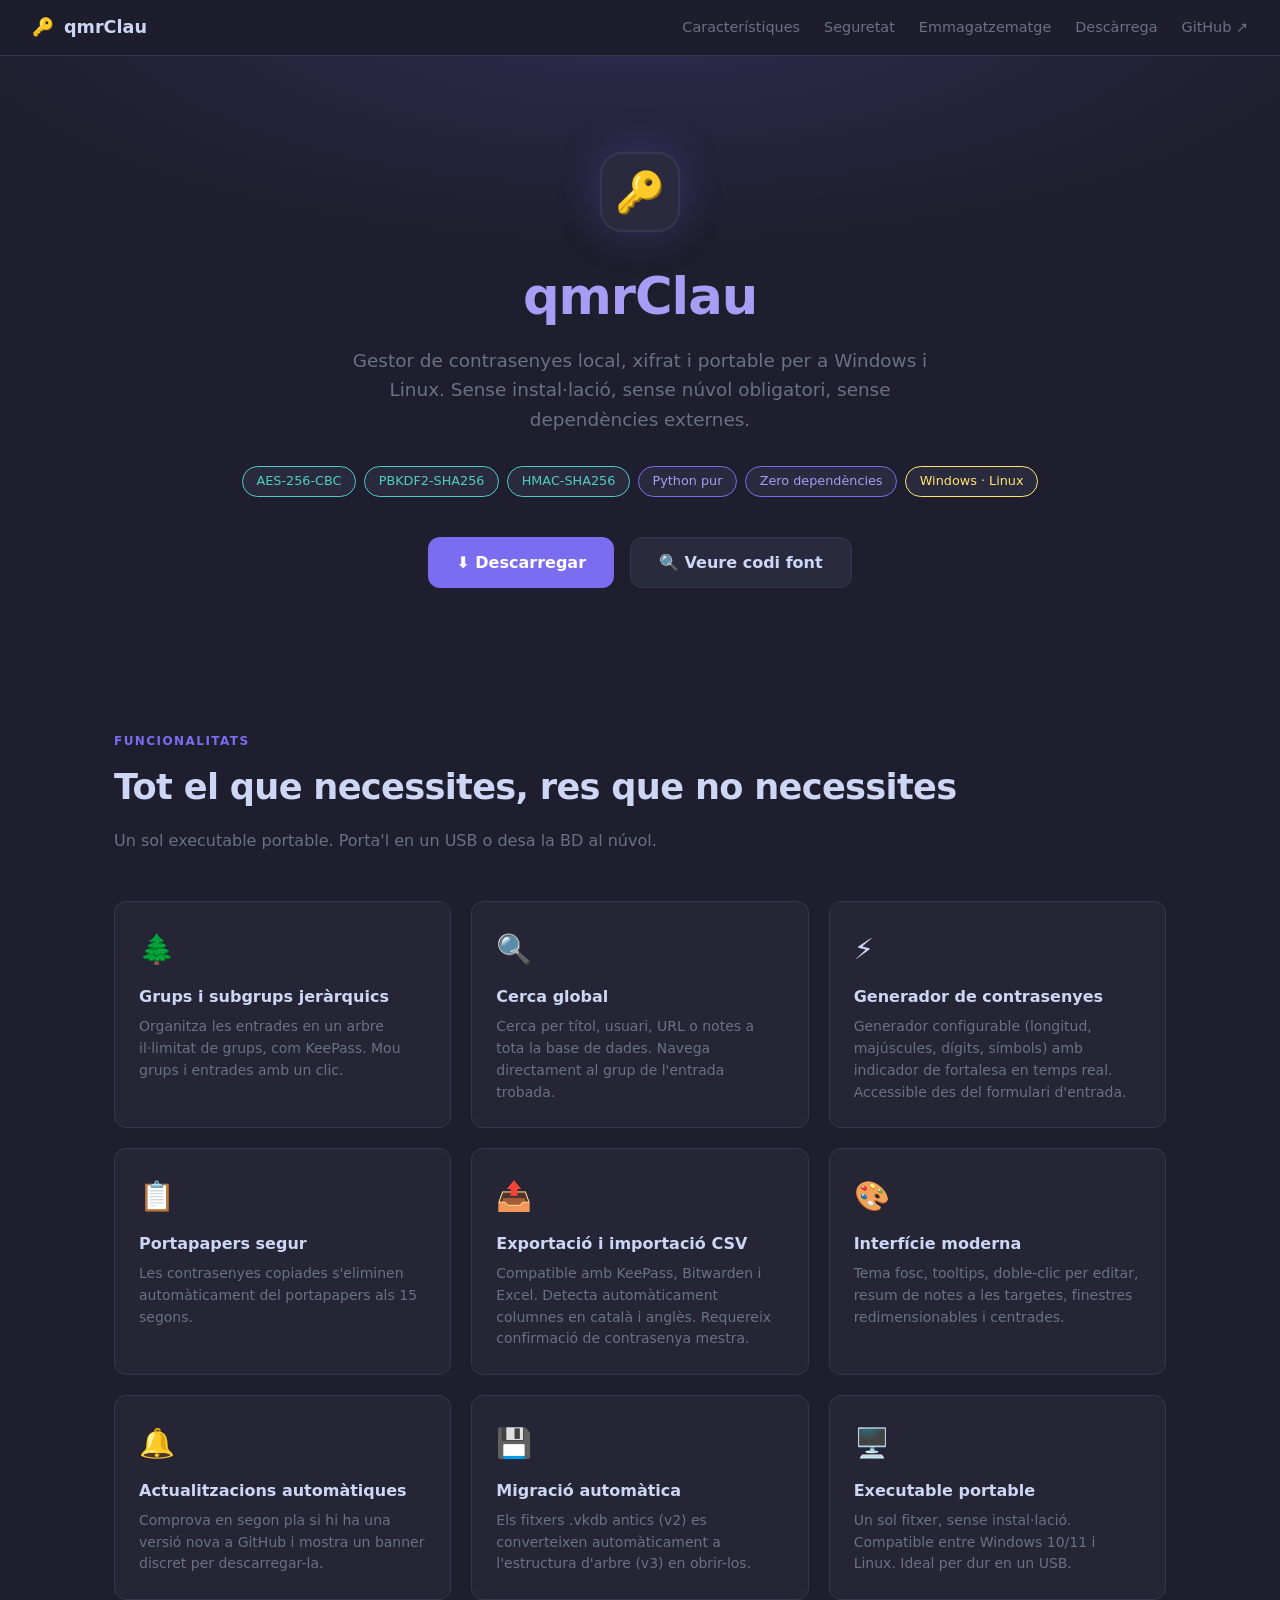
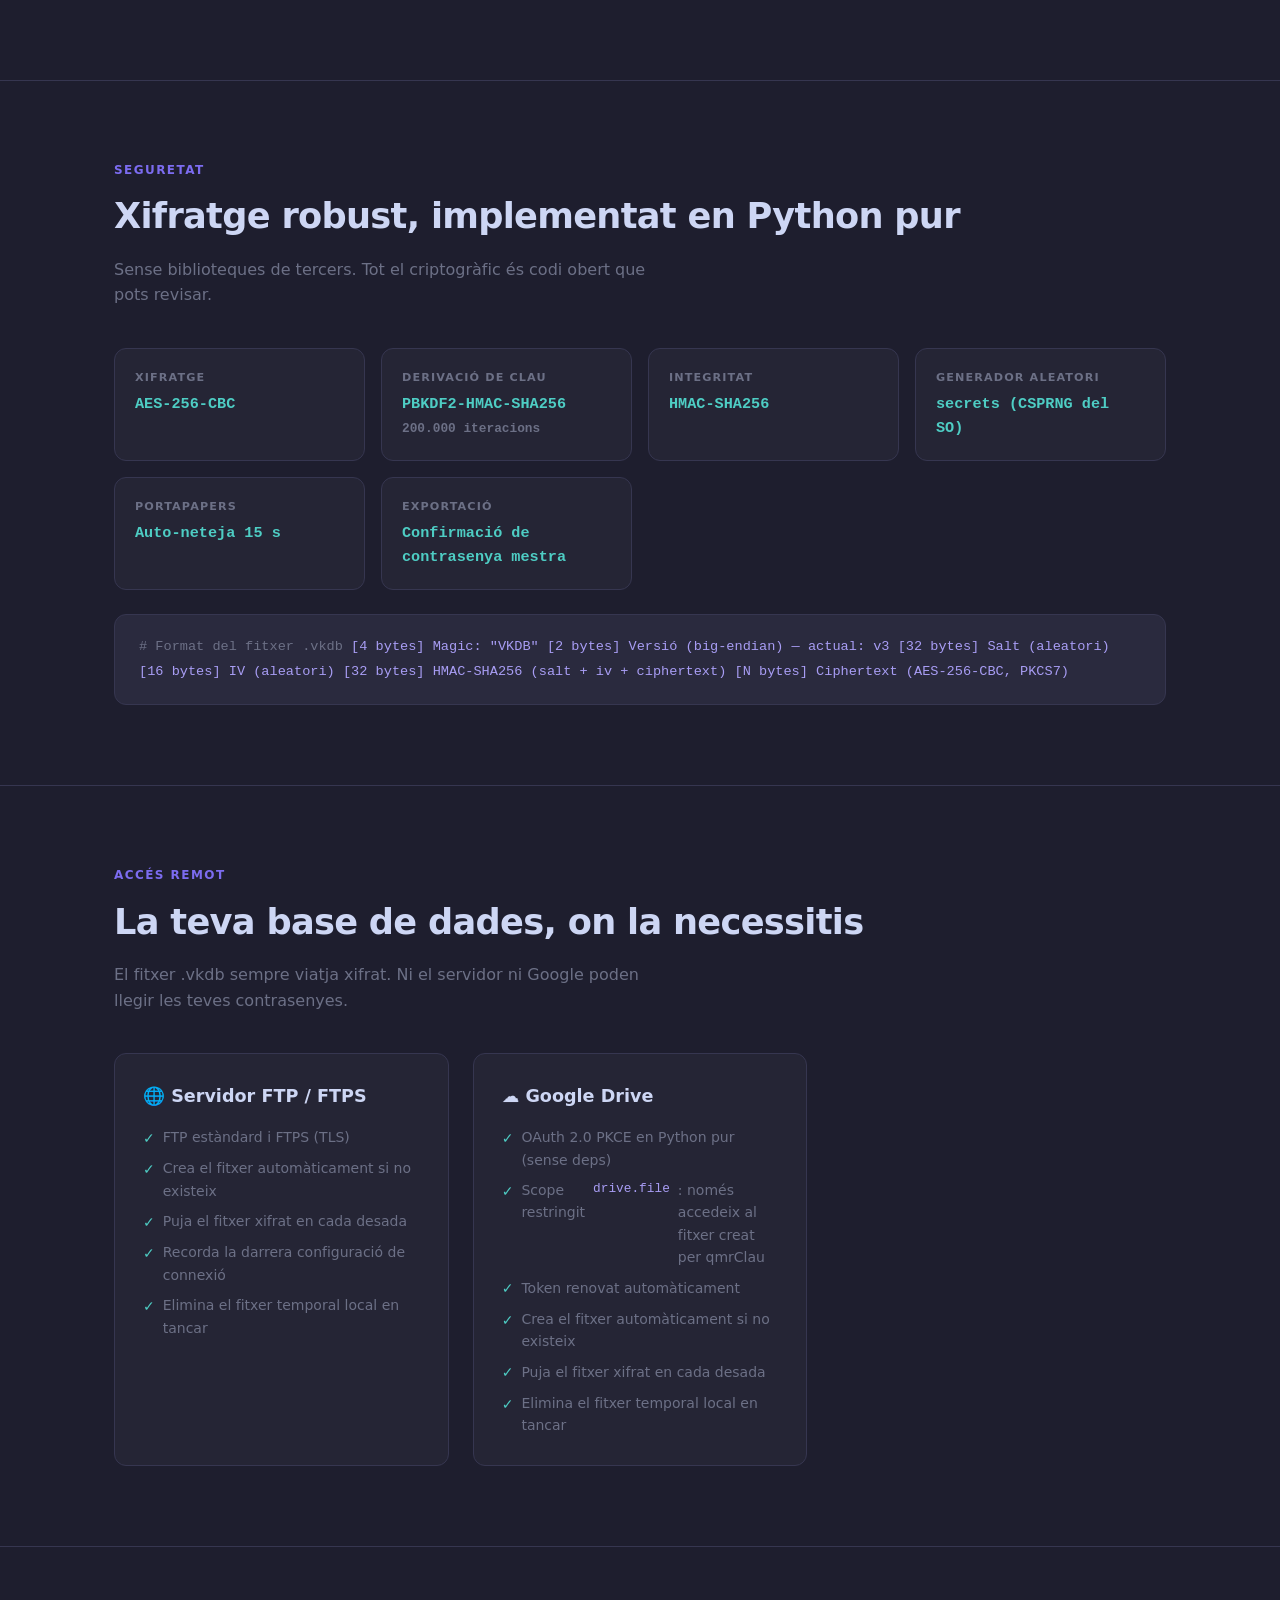
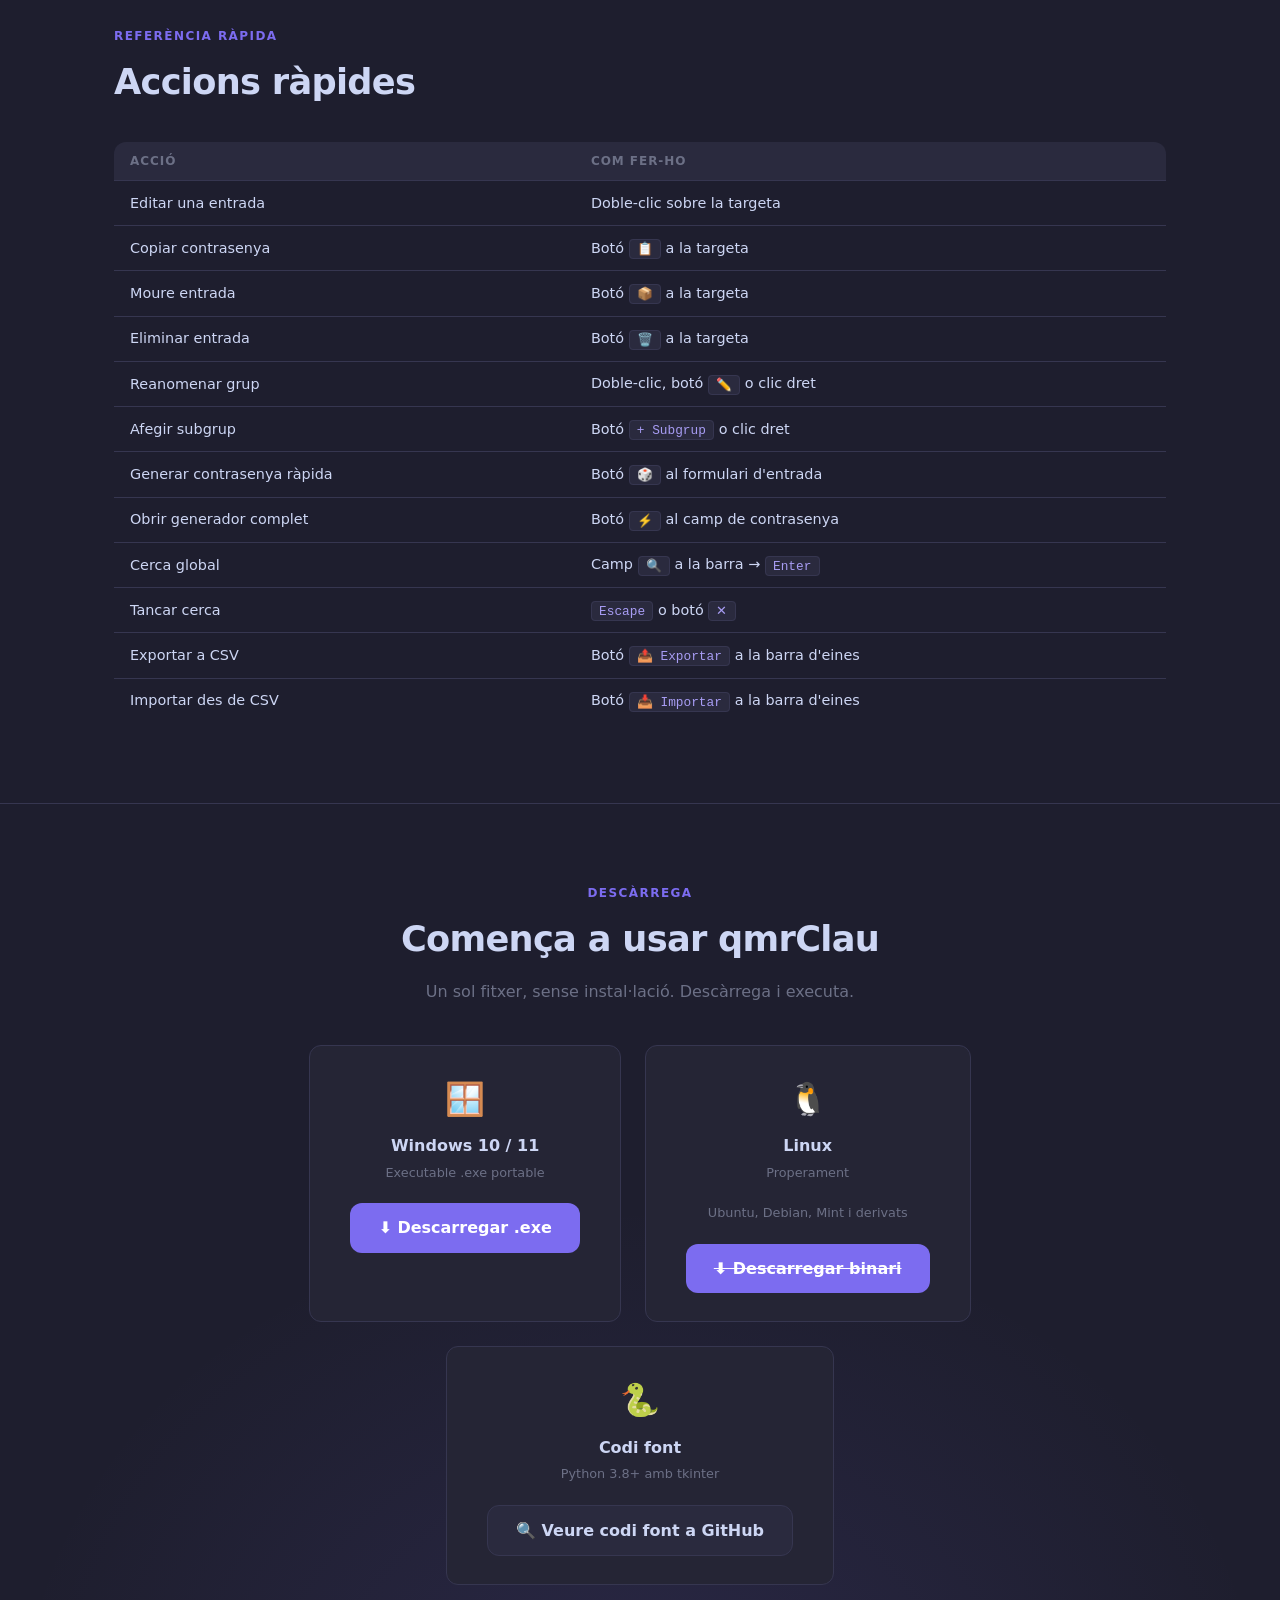
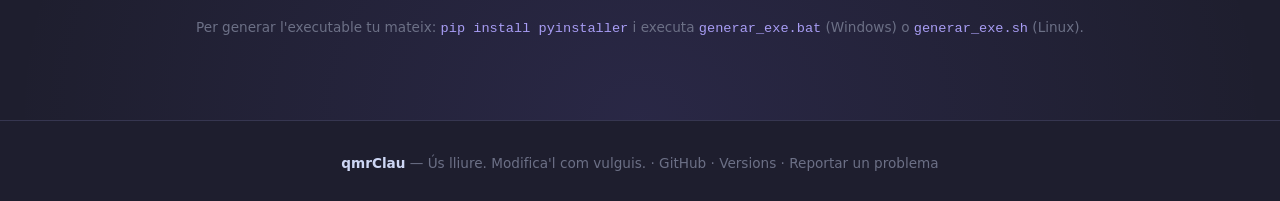
<file: index.html>
<!DOCTYPE html>
<html lang="ca">
<head>
  <meta charset="UTF-8" />
  <meta name="viewport" content="width=device-width, initial-scale=1.0" />
  <title>qmrClau — Gestor de Contrasenyes Portable</title>
  <meta name="description" content="Gestor de contrasenyes local, xifrat i portable per a Windows i Linux. AES-256-CBC, zero dependències, accés via FTP i Google Drive." />
  <style>
    *, *::before, *::after { box-sizing: border-box; margin: 0; padding: 0; }

    :root {
      --bg:           #1e1e2e;
      --bg2:          #252535;
      --bg3:          #2a2a3e;
      --accent:       #7c6cf0;
      --accent-light: #a89df4;
      --text:         #cdd6f4;
      --text-dim:     #6c7086;
      --success:      #4ecdc4;
      --warning:      #ffe66d;
      --danger:       #ff6b6b;
      --border:       #363650;
      --radius:       12px;
    }

    html { scroll-behavior: smooth; }

    body {
      font-family: "Segoe UI", system-ui, -apple-system, sans-serif;
      background: var(--bg);
      color: var(--text);
      line-height: 1.6;
    }

    a { color: var(--accent-light); text-decoration: none; }
    a:hover { text-decoration: underline; }

    /* ── Nav ── */
    nav {
      position: sticky; top: 0; z-index: 100;
      background: rgba(30, 30, 46, 0.92);
      backdrop-filter: blur(12px);
      border-bottom: 1px solid var(--border);
      padding: 0 2rem;
      display: flex; align-items: center; justify-content: space-between;
      height: 56px;
    }
    .nav-brand {
      display: flex; align-items: center; gap: 10px;
      font-weight: 700; font-size: 1.1rem; color: var(--text);
    }
    .nav-links { display: flex; gap: 1.5rem; font-size: 0.9rem; }
    .nav-links a { color: var(--text-dim); transition: color .2s; }
    .nav-links a:hover { color: var(--text); text-decoration: none; }

    /* ── Layout ── */
    .container { max-width: 1100px; margin: 0 auto; padding: 0 1.5rem; }

    /* ── Hero ── */
    .hero {
      text-align: center;
      padding: 6rem 1.5rem 4rem;
      background: radial-gradient(ellipse 80% 60% at 50% -10%, rgba(124,108,240,.18) 0%, transparent 70%);
    }
    .hero-icon {
      width: 80px; height: 80px;
      background: var(--bg3);
      border: 2px solid var(--border);
      border-radius: 22px;
      display: inline-flex; align-items: center; justify-content: center;
      font-size: 2.5rem;
      margin-bottom: 1.5rem;
      box-shadow: 0 0 40px rgba(124,108,240,.25);
    }
    .hero h1 {
      font-size: clamp(2rem, 5vw, 3.2rem);
      font-weight: 800;
      color: var(--accent-light);
      letter-spacing: -0.02em;
      margin-bottom: .5rem;
    }
    .hero .tagline {
      font-size: 1.15rem;
      color: var(--text-dim);
      max-width: 600px;
      margin: 0 auto 2rem;
    }
    .badge-row {
      display: flex; flex-wrap: wrap; gap: .5rem;
      justify-content: center; margin-bottom: 2.5rem;
    }
    .badge {
      background: var(--bg3);
      border: 1px solid var(--border);
      border-radius: 999px;
      padding: .25rem .85rem;
      font-size: .8rem;
      color: var(--text-dim);
    }
    .badge.green { border-color: var(--success); color: var(--success); }
    .badge.purple { border-color: var(--accent); color: var(--accent-light); }
    .badge.yellow { border-color: var(--warning); color: var(--warning); }

    .btn {
      display: inline-flex; align-items: center; gap: .5rem;
      padding: .75rem 1.75rem;
      border-radius: var(--radius);
      font-size: 1rem; font-weight: 600;
      cursor: pointer; border: none;
      transition: filter .2s, transform .15s;
      text-decoration: none;
    }
    .btn:hover { filter: brightness(1.12); transform: translateY(-1px); text-decoration: none; }
    .btn-primary { background: var(--accent); color: #fff; }
    .btn-secondary { background: var(--bg3); color: var(--text); border: 1px solid var(--border); }
    .btn-row { display: flex; gap: 1rem; justify-content: center; flex-wrap: wrap; }

    /* ── Section ── */
    section { padding: 5rem 0; }
    section + section { border-top: 1px solid var(--border); }
    .section-label {
      font-size: .75rem; font-weight: 700; letter-spacing: .12em;
      text-transform: uppercase; color: var(--accent);
      margin-bottom: .5rem;
    }
    .section-title {
      font-size: clamp(1.5rem, 3vw, 2.2rem);
      font-weight: 800; color: var(--text);
      margin-bottom: .75rem; letter-spacing: -.02em;
    }
    .section-sub {
      color: var(--text-dim); max-width: 560px; font-size: 1rem;
    }

    /* ── Feature grid ── */
    .features-grid {
      display: grid;
      grid-template-columns: repeat(auto-fill, minmax(300px, 1fr));
      gap: 1.25rem;
      margin-top: 3rem;
    }
    .feature-card {
      background: var(--bg2);
      border: 1px solid var(--border);
      border-radius: var(--radius);
      padding: 1.5rem;
      transition: border-color .2s, transform .2s;
    }
    .feature-card:hover { border-color: var(--accent); transform: translateY(-2px); }
    .feature-icon {
      font-size: 1.8rem; margin-bottom: .75rem; display: block;
    }
    .feature-card h3 {
      font-size: 1rem; font-weight: 700; color: var(--text);
      margin-bottom: .4rem;
    }
    .feature-card p {
      font-size: .875rem; color: var(--text-dim); line-height: 1.55;
    }

    /* ── Security table ── */
    .sec-grid {
      display: grid;
      grid-template-columns: repeat(auto-fill, minmax(240px, 1fr));
      gap: 1rem;
      margin-top: 2.5rem;
    }
    .sec-item {
      background: var(--bg2);
      border: 1px solid var(--border);
      border-radius: var(--radius);
      padding: 1.25rem;
    }
    .sec-item .label {
      font-size: .7rem; font-weight: 700; letter-spacing: .1em;
      text-transform: uppercase; color: var(--text-dim);
      margin-bottom: .3rem;
    }
    .sec-item .value {
      font-size: .95rem; font-weight: 600;
      color: var(--success);
      font-family: "Consolas", "Courier New", monospace;
    }

    /* ── File format ── */
    .code-block {
      background: var(--bg3);
      border: 1px solid var(--border);
      border-radius: var(--radius);
      padding: 1.25rem 1.5rem;
      font-family: "Consolas", "Courier New", monospace;
      font-size: .85rem;
      color: var(--accent-light);
      overflow-x: auto;
      margin-top: 1.5rem;
      line-height: 1.8;
    }
    .code-block .dim { color: var(--text-dim); }

    /* ── Storage cards ── */
    .storage-grid {
      display: grid;
      grid-template-columns: repeat(auto-fill, minmax(320px, 1fr));
      gap: 1.5rem;
      margin-top: 2.5rem;
    }
    .storage-card {
      background: var(--bg2);
      border: 1px solid var(--border);
      border-radius: var(--radius);
      padding: 1.75rem;
    }
    .storage-card h3 {
      font-size: 1.1rem; font-weight: 700; color: var(--text);
      margin-bottom: 1rem;
      display: flex; align-items: center; gap: .5rem;
    }
    .storage-card ul {
      list-style: none; display: flex; flex-direction: column; gap: .5rem;
    }
    .storage-card li {
      font-size: .875rem; color: var(--text-dim);
      display: flex; align-items: flex-start; gap: .5rem;
    }
    .storage-card li::before {
      content: "✓"; color: var(--success); font-weight: 700;
      flex-shrink: 0; margin-top: .05rem;
    }

    /* ── Quick actions table ── */
    .actions-table {
      width: 100%;
      border-collapse: collapse;
      margin-top: 2rem;
      font-size: .9rem;
    }
    .actions-table th {
      text-align: left; padding: .6rem 1rem;
      background: var(--bg3);
      color: var(--text-dim); font-size: .75rem;
      text-transform: uppercase; letter-spacing: .08em;
      border-bottom: 1px solid var(--border);
    }
    .actions-table th:first-child { border-radius: var(--radius) 0 0 0; }
    .actions-table th:last-child  { border-radius: 0 var(--radius) 0 0; }
    .actions-table td {
      padding: .65rem 1rem;
      border-bottom: 1px solid var(--border);
      color: var(--text);
    }
    .actions-table tr:last-child td { border-bottom: none; }
    .actions-table tr:hover td { background: var(--bg3); }
    .kbd {
      background: var(--bg3); border: 1px solid var(--border);
      border-radius: 4px; padding: .1rem .45rem;
      font-family: "Consolas", monospace; font-size: .8rem;
      color: var(--accent-light);
    }

    /* ── Download ── */
    .download-section {
      text-align: center;
      background: radial-gradient(ellipse 70% 80% at 50% 100%, rgba(124,108,240,.12) 0%, transparent 70%);
    }
    .download-cards {
      display: flex; flex-wrap: wrap; gap: 1.5rem;
      justify-content: center; margin-top: 2.5rem;
    }
    .dl-card {
      background: var(--bg2);
      border: 1px solid var(--border);
      border-radius: var(--radius);
      padding: 1.75rem 2.5rem;
      min-width: 220px;
      transition: border-color .2s;
    }
    .dl-card:hover { border-color: var(--accent); }
    .dl-card .os { font-size: 2rem; margin-bottom: .5rem; }
    .dl-card h3 { font-size: 1rem; font-weight: 700; margin-bottom: .25rem; }
    .dl-card p  { font-size: .8rem; color: var(--text-dim); margin-bottom: 1.25rem; }

    /* ── Footer ── */
    footer {
      border-top: 1px solid var(--border);
      padding: 2rem 1.5rem;
      text-align: center;
      color: var(--text-dim);
      font-size: .85rem;
    }
    footer a { color: var(--text-dim); }
    footer a:hover { color: var(--text); }

    @media (max-width: 600px) {
      nav { padding: 0 1rem; }
      .nav-links { display: none; }
      .hero { padding: 4rem 1rem 3rem; }
    }
  </style>
</head>
<body>

<!-- ── Nav ── -->
<nav>
  <div class="nav-brand">
    <span>🔑</span> qmrClau
  </div>
  <div class="nav-links">
    <a href="#caracteristiques">Característiques</a>
    <a href="#seguretat">Seguretat</a>
    <a href="#emmagatzematge">Emmagatzematge</a>
    <a href="#descarrega">Descàrrega</a>
    <a href="https://github.com/qmrcat/qmrClau" target="_blank">GitHub ↗</a>
  </div>
</nav>

<!-- ── Hero ── -->
<header class="hero">
  <div class="hero-icon">🔑</div>
  <h1>qmrClau</h1>
  <p class="tagline">
    Gestor de contrasenyes local, xifrat i portable per a Windows i Linux.
    Sense instal·lació, sense núvol obligatori, sense dependències externes.
  </p>
  <div class="badge-row">
    <span class="badge green">AES-256-CBC</span>
    <span class="badge green">PBKDF2-SHA256</span>
    <span class="badge green">HMAC-SHA256</span>
    <span class="badge purple">Python pur</span>
    <span class="badge purple">Zero dependències</span>
    <span class="badge yellow">Windows · Linux</span>
  </div>
  <div class="btn-row">
    <a href="https://github.com/qmrcat/qmrClau/releases/latest" class="btn btn-primary" target="_blank">
      ⬇ Descarregar
    </a>
    <a href="https://github.com/qmrcat/qmrClau" class="btn btn-secondary" target="_blank">
      🔍 Veure codi font
    </a>
  </div>
</header>

<!-- ── Característiques ── -->
<section id="caracteristiques">
  <div class="container">
    <div class="section-label">Funcionalitats</div>
    <h2 class="section-title">Tot el que necessites, res que no necessites</h2>
    <p class="section-sub">Un sol executable portable. Porta'l en un USB o desa la BD al núvol.</p>

    <div class="features-grid">
      <div class="feature-card">
        <span class="feature-icon">🌲</span>
        <h3>Grups i subgrups jeràrquics</h3>
        <p>Organitza les entrades en un arbre il·limitat de grups, com KeePass. Mou grups i entrades amb un clic.</p>
      </div>
      <div class="feature-card">
        <span class="feature-icon">🔍</span>
        <h3>Cerca global</h3>
        <p>Cerca per títol, usuari, URL o notes a tota la base de dades. Navega directament al grup de l'entrada trobada.</p>
      </div>
      <div class="feature-card">
        <span class="feature-icon">⚡</span>
        <h3>Generador de contrasenyes</h3>
        <p>Generador configurable (longitud, majúscules, dígits, símbols) amb indicador de fortalesa en temps real. Accessible des del formulari d'entrada.</p>
      </div>
      <div class="feature-card">
        <span class="feature-icon">📋</span>
        <h3>Portapapers segur</h3>
        <p>Les contrasenyes copiades s'eliminen automàticament del portapapers als 15 segons.</p>
      </div>
      <div class="feature-card">
        <span class="feature-icon">📤</span>
        <h3>Exportació i importació CSV</h3>
        <p>Compatible amb KeePass, Bitwarden i Excel. Detecta automàticament columnes en català i anglès. Requereix confirmació de contrasenya mestra.</p>
      </div>
      <div class="feature-card">
        <span class="feature-icon">🎨</span>
        <h3>Interfície moderna</h3>
        <p>Tema fosc, tooltips, doble-clic per editar, resum de notes a les targetes, finestres redimensionables i centrades.</p>
      </div>
      <div class="feature-card">
        <span class="feature-icon">🔔</span>
        <h3>Actualitzacions automàtiques</h3>
        <p>Comprova en segon pla si hi ha una versió nova a GitHub i mostra un banner discret per descarregar-la.</p>
      </div>
      <div class="feature-card">
        <span class="feature-icon">💾</span>
        <h3>Migració automàtica</h3>
        <p>Els fitxers .vkdb antics (v2) es converteixen automàticament a l'estructura d'arbre (v3) en obrir-los.</p>
      </div>
      <div class="feature-card">
        <span class="feature-icon">🖥️</span>
        <h3>Executable portable</h3>
        <p>Un sol fitxer, sense instal·lació. Compatible entre Windows 10/11 i Linux. Ideal per dur en un USB.</p>
      </div>
    </div>
  </div>
</section>

<!-- ── Seguretat ── -->
<section id="seguretat">
  <div class="container">
    <div class="section-label">Seguretat</div>
    <h2 class="section-title">Xifratge robust, implementat en Python pur</h2>
    <p class="section-sub">Sense biblioteques de tercers. Tot el criptogràfic és codi obert que pots revisar.</p>

    <div class="sec-grid">
      <div class="sec-item">
        <div class="label">Xifratge</div>
        <div class="value">AES-256-CBC</div>
      </div>
      <div class="sec-item">
        <div class="label">Derivació de clau</div>
        <div class="value">PBKDF2-HMAC-SHA256<br><span style="font-size:.8rem;color:var(--text-dim)">200.000 iteracions</span></div>
      </div>
      <div class="sec-item">
        <div class="label">Integritat</div>
        <div class="value">HMAC-SHA256</div>
      </div>
      <div class="sec-item">
        <div class="label">Generador aleatori</div>
        <div class="value">secrets (CSPRNG del SO)</div>
      </div>
      <div class="sec-item">
        <div class="label">Portapapers</div>
        <div class="value">Auto-neteja 15 s</div>
      </div>
      <div class="sec-item">
        <div class="label">Exportació</div>
        <div class="value">Confirmació de<br>contrasenya mestra</div>
      </div>
    </div>

    <div class="code-block">
<span class="dim"># Format del fitxer .vkdb</span>
[4 bytes]   Magic: "VKDB"
[2 bytes]   Versió (big-endian) — actual: v3
[32 bytes]  Salt (aleatori)
[16 bytes]  IV (aleatori)
[32 bytes]  HMAC-SHA256 (salt + iv + ciphertext)
[N bytes]   Ciphertext (AES-256-CBC, PKCS7)
    </div>
  </div>
</section>

<!-- ── Emmagatzematge ── -->
<section id="emmagatzematge">
  <div class="container">
    <div class="section-label">Accés remot</div>
    <h2 class="section-title">La teva base de dades, on la necessitis</h2>
    <p class="section-sub">El fitxer .vkdb sempre viatja xifrat. Ni el servidor ni Google poden llegir les teves contrasenyes.</p>

    <div class="storage-grid">
      <div class="storage-card">
        <h3>🌐 Servidor FTP / FTPS</h3>
        <ul>
          <li>FTP estàndard i FTPS (TLS)</li>
          <li>Crea el fitxer automàticament si no existeix</li>
          <li>Puja el fitxer xifrat en cada desada</li>
          <li>Recorda la darrera configuració de connexió</li>
          <li>Elimina el fitxer temporal local en tancar</li>
        </ul>
      </div>
      <div class="storage-card">
        <h3>☁️ Google Drive</h3>
        <ul>
          <li>OAuth 2.0 PKCE en Python pur (sense deps)</li>
          <li>Scope restringit <code style="font-size:.8rem;color:var(--accent-light)">drive.file</code>: només accedeix al fitxer creat per qmrClau</li>
          <li>Token renovat automàticament</li>
          <li>Crea el fitxer automàticament si no existeix</li>
          <li>Puja el fitxer xifrat en cada desada</li>
          <li>Elimina el fitxer temporal local en tancar</li>
        </ul>
      </div>
    </div>
  </div>
</section>

<!-- ── Accions ràpides ── -->
<section id="accions">
  <div class="container">
    <div class="section-label">Referència ràpida</div>
    <h2 class="section-title">Accions ràpides</h2>

    <table class="actions-table">
      <thead>
        <tr>
          <th>Acció</th>
          <th>Com fer-ho</th>
        </tr>
      </thead>
      <tbody>
        <tr><td>Editar una entrada</td><td>Doble-clic sobre la targeta</td></tr>
        <tr><td>Copiar contrasenya</td><td>Botó <span class="kbd">📋</span> a la targeta</td></tr>
        <tr><td>Moure entrada</td><td>Botó <span class="kbd">📦</span> a la targeta</td></tr>
        <tr><td>Eliminar entrada</td><td>Botó <span class="kbd">🗑️</span> a la targeta</td></tr>
        <tr><td>Reanomenar grup</td><td>Doble-clic, botó <span class="kbd">✏️</span> o clic dret</td></tr>
        <tr><td>Afegir subgrup</td><td>Botó <span class="kbd">+ Subgrup</span> o clic dret</td></tr>
        <tr><td>Generar contrasenya ràpida</td><td>Botó <span class="kbd">🎲</span> al formulari d'entrada</td></tr>
        <tr><td>Obrir generador complet</td><td>Botó <span class="kbd">⚡</span> al camp de contrasenya</td></tr>
        <tr><td>Cerca global</td><td>Camp <span class="kbd">🔍</span> a la barra → <span class="kbd">Enter</span></td></tr>
        <tr><td>Tancar cerca</td><td><span class="kbd">Escape</span> o botó <span class="kbd">✕</span></td></tr>
        <tr><td>Exportar a CSV</td><td>Botó <span class="kbd">📤 Exportar</span> a la barra d'eines</td></tr>
        <tr><td>Importar des de CSV</td><td>Botó <span class="kbd">📥 Importar</span> a la barra d'eines</td></tr>
      </tbody>
    </table>
  </div>
</section>

<!-- ── Descàrrega ── -->
<section id="descarrega" class="download-section">
  <div class="container">
    <div class="section-label">Descàrrega</div>
    <h2 class="section-title">Comença a usar qmrClau</h2>
    <p class="section-sub" style="margin:0 auto;">Un sol fitxer, sense instal·lació. Descàrrega i executa.</p>

    <div class="download-cards">
      <div class="dl-card">
        <div class="os">🪟</div>
        <h3>Windows 10 / 11</h3>
        <p>Executable .exe portable</p>
        <a href="https://github.com/qmrcat/qmrClau/releases/latest" class="btn btn-primary" target="_blank">
          ⬇ Descarregar .exe
        </a>
      </div>
      <div class="dl-card">
        <div class="os">🐧</div>
        <h3>Linux</h3>
         <p>Properament</p>
        <p>Ubuntu, Debian, Mint i derivats</p>
        <a href="#" class="btn btn-primary" target="_blank">
          <s>⬇ Descarregar binari</s>
        </a>
        <!-- <a href="https://github.com/qmrcat/qmrClau/releases/latest" class="btn btn-primary" target="_blank">
          ⬇ Descarregar binari
        </a> -->
      </div>
      <div class="dl-card">
        <div class="os">🐍</div>
        <h3>Codi font</h3>
        <p>Python 3.8+ amb tkinter</p>
       
        <a href="https://github.com/qmrcat/qmrClau" class="btn btn-secondary" target="_blank">
          🔍 Veure codi font a GitHub 
        </a>
      </div>
    </div>

    <p style="margin-top:2rem;font-size:.85rem;color:var(--text-dim)">
      Per generar l'executable tu mateix: <code style="color:var(--accent-light)">pip install pyinstaller</code> i executa <code style="color:var(--accent-light)">generar_exe.bat</code> (Windows) o <code style="color:var(--accent-light)">generar_exe.sh</code> (Linux).
    </p>
  </div>
</section>

<!-- ── Footer ── -->
<footer>
  <p>
    <strong style="color:var(--text)">qmrClau</strong> —
    Ús lliure. Modifica'l com vulguis. ·
    <a href="https://github.com/qmrcat/qmrClau" target="_blank">GitHub</a> ·
    <a href="https://github.com/qmrcat/qmrClau/releases" target="_blank">Versions</a> ·
    <a href="https://github.com/qmrcat/qmrClau/issues" target="_blank">Reportar un problema</a>
  </p>
</footer>

</body>
</html>
</file>
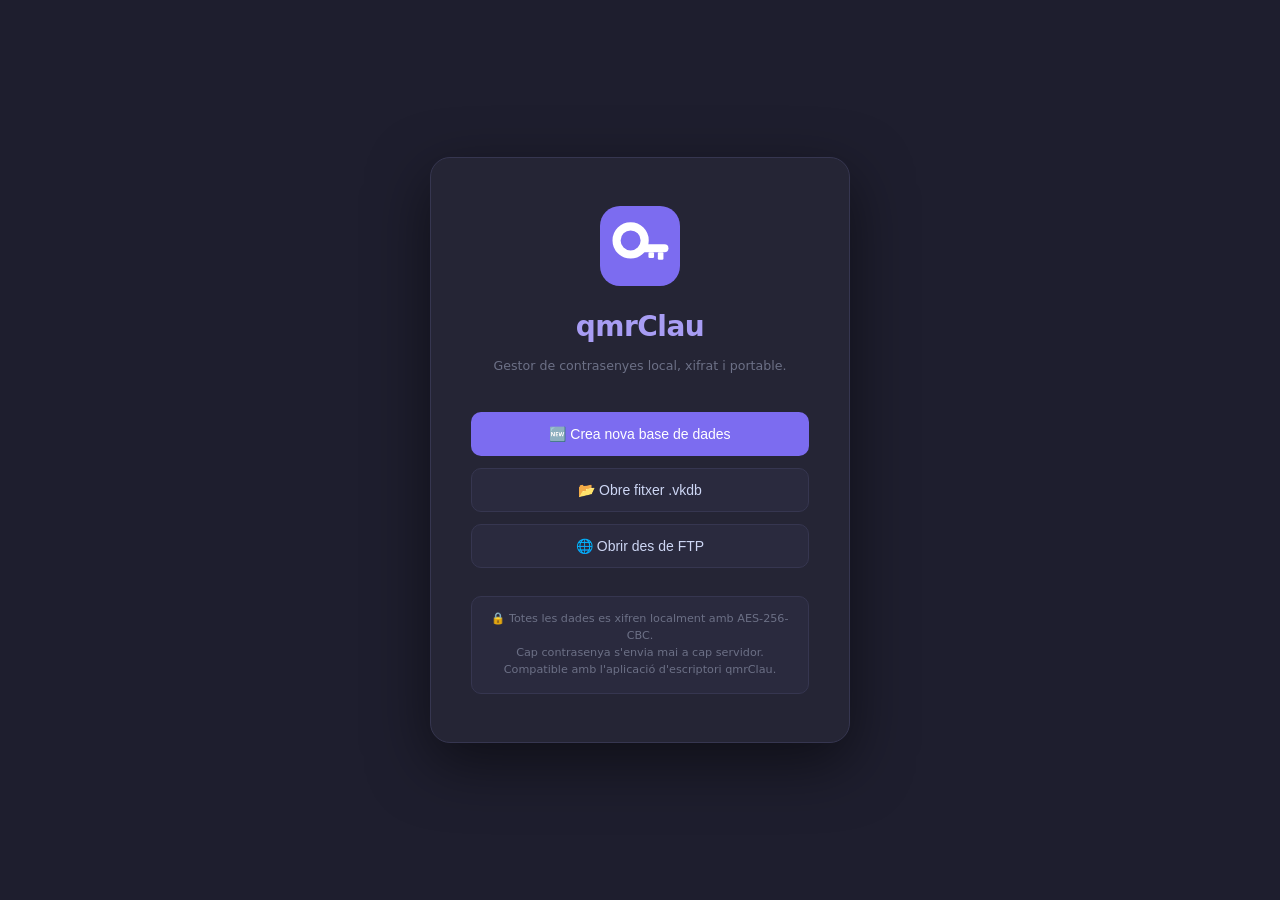
<file: pwa/index.html>
<!DOCTYPE html>
<html lang="ca">
<head>
  <meta charset="UTF-8">
  <meta name="viewport" content="width=device-width, initial-scale=1.0">
  <title>qmrClau</title>
  <link rel="manifest" href="manifest.json">
  <meta name="theme-color" content="#7c6cf0">
  <link rel="icon" href="icon.svg">
  <link rel="apple-touch-icon" href="icon.svg">
  <link rel="stylesheet" href="css/app.css">
</head>
<body>

  
  <!-- ===== WELCOME SCREEN ===== -->
  <div id="screen-welcome">
    <div class="welcome-card">
      <img src="icon.svg" alt="qmrClau" class="welcome-icon">
      <h1 class="welcome-title">qmrClau</h1>
      <p class="welcome-subtitle">Gestor de contrasenyes local, xifrat i portable.</p>
      <div class="welcome-buttons">
        <button id="btn-create" class="btn btn-primary">🆕 Crea nova base de dades</button>
        <button id="btn-open"   class="btn btn-secondary">📂 Obre fitxer .vkdb</button>
        <button id="btn-ftp"    class="btn btn-secondary">🌐 Obrir des de FTP</button>
      </div>
      <div class="welcome-security">
        🔒 Totes les dades es xifren localment amb AES-256-CBC.<br>
        Cap contrasenya s'envia mai a cap servidor.<br>
        Compatible amb l'aplicació d'escriptori qmrClau.
      </div>
    </div>
  </div>

  <!-- ===== MAIN APP SCREEN ===== -->
  <div id="screen-main" style="display:none">

    <!-- Mobile sidebar overlay -->
    <div id="sidebar-overlay" class="sidebar-overlay hidden"></div>

    <div class="app-layout">

      <!-- Sidebar -->
      <aside id="sidebar" class="sidebar">
        <div class="sidebar-header">
          <img src="icon.svg" alt="" class="sidebar-logo">
          <span class="sidebar-title">qmrClau</span>
        </div>
        <div id="sidebar-filename" class="sidebar-filename"></div>
        <div id="tree-container" class="sidebar-tree"></div>
      </aside>

      <!-- Main content area -->
      <div class="main-content">

        <!-- Toolbar -->
        <div class="toolbar">
          <div class="toolbar-left">
            <!-- Hamburger (mobile only) -->
            <button id="btn-hamburger" class="btn-hamburger" title="Menú">☰</button>
            <!-- Breadcrumb -->
            <div id="breadcrumb" class="breadcrumb"></div>
          </div>
          <div class="toolbar-right">
            <input
              id="search-input"
              class="search-input"
              type="search"
              placeholder="🔍 Cerca…"
              aria-label="Cerca entrades"
            >
            <button id="btn-save" class="btn btn-icon" title="Desa (Ctrl+S)">
              💾
              <span class="unsaved-dot" aria-hidden="true"></span>
            </button>
            <button id="btn-generator" class="btn btn-icon" title="Generador de contrasenyes">⚡</button>
            <button id="btn-export"    class="btn btn-icon" title="Exporta a CSV">📤</button>
            <button id="btn-import"    class="btn btn-icon" title="Importa des de CSV">📥</button>
            <button id="btn-lock"      class="btn btn-icon" title="Bloqueja i tanca">🔒</button>
          </div>
        </div>

        <!-- Entries area -->
        <div class="entries-container">
          <div class="entries-header">
            <div>
              <span id="entries-header-title" class="entries-header-title">Selecciona un grup</span>
              <span id="entries-count"        class="entries-count"></span>
            </div>
            <button id="btn-add-entry" class="btn btn-primary btn-sm" hidden>
              + Afegeix entrada
            </button>
          </div>
          <div id="entries-grid" class="entries-grid"></div>
        </div>

      </div><!-- .main-content -->
    </div><!-- .app-layout -->
  </div><!-- #screen-main -->

  <!-- Modal overlay -->
  <div id="modal-overlay" class="modal-overlay hidden">
    <div id="modal-box" class="modal-box"></div>
  </div>

  <!-- Toast notifications -->
  <div id="toast" class="toast hidden"></div>

  <script type="module" src="js/app.js"></script>
  <script>
    if ('serviceWorker' in navigator) {
      navigator.serviceWorker.register('./sw.js', { scope: './' })
        .then(reg => console.log('SW registered', reg.scope))
        .catch(err => console.warn('SW registration failed', err));
    }
  </script>
</body>
</html>
</file>
<file: pwa/css/app.css>
/* qmrClau PWA - Dark Theme CSS */
:root {
  --bg: #1e1e2e;
  --bg2: #252535;
  --bg3: #2a2a3e;
  --accent: #7c6cf0;
  --accent-light: #a89df4;
  --text: #cdd6f4;
  --text-dim: #6c7086;
  --success: #4ecdc4;
  --warning: #ffe66d;
  --danger: #ff6b6b;
  --border: #363650;
  --radius: 10px;
}

*, *::before, *::after { box-sizing: border-box; margin: 0; padding: 0; }

html, body {
  height: 100%;
  font-family: 'Segoe UI', system-ui, -apple-system, sans-serif;
  background: var(--bg);
  color: var(--text);
  font-size: 14px;
  line-height: 1.5;
  overflow: hidden;
}

/* ===== SCROLLBARS ===== */
::-webkit-scrollbar { width: 6px; height: 6px; }
::-webkit-scrollbar-track { background: var(--bg); }
::-webkit-scrollbar-thumb { background: var(--border); border-radius: 3px; }
::-webkit-scrollbar-thumb:hover { background: var(--accent); }

/* ===== WELCOME SCREEN ===== */
#screen-welcome {
  display: flex;
  align-items: center;
  justify-content: center;
  min-height: 100vh;
  background: var(--bg);
  padding: 20px;
}

.welcome-card {
  background: var(--bg2);
  border: 1px solid var(--border);
  border-radius: 20px;
  padding: 48px 40px;
  max-width: 420px;
  width: 100%;
  text-align: center;
  box-shadow: 0 20px 60px rgba(0,0,0,0.5);
}

.welcome-icon {
  width: 80px;
  height: 80px;
  margin: 0 auto 20px;
  display: block;
  border-radius: 20px;
}

.welcome-title {
  font-size: 2rem;
  font-weight: 700;
  color: var(--accent-light);
  margin-bottom: 8px;
  letter-spacing: -0.5px;
}

.welcome-subtitle {
  color: var(--text-dim);
  font-size: 0.9rem;
  margin-bottom: 36px;
  line-height: 1.6;
}

.welcome-buttons {
  display: flex;
  flex-direction: column;
  gap: 12px;
  margin-bottom: 28px;
}

.welcome-security {
  font-size: 0.8rem;
  color: var(--text-dim);
  line-height: 1.5;
  padding: 14px;
  background: var(--bg3);
  border-radius: var(--radius);
  border: 1px solid var(--border);
}

/* ===== BUTTONS ===== */
.btn {
  display: inline-flex;
  align-items: center;
  justify-content: center;
  gap: 6px;
  min-height: 36px;
  padding: 0 16px;
  border: none;
  border-radius: var(--radius);
  font-size: 0.9rem;
  font-weight: 500;
  cursor: pointer;
  transition: all 0.15s ease;
  text-decoration: none;
  white-space: nowrap;
  user-select: none;
}

.btn:focus-visible {
  outline: 2px solid var(--accent);
  outline-offset: 2px;
}

.btn-primary {
  background: var(--accent);
  color: white;
  font-size: 1rem;
  min-height: 44px;
  padding: 0 24px;
}
.btn-primary:hover { background: #6a5cd8; transform: translateY(-1px); }
.btn-primary:active { transform: translateY(0); }

.btn-secondary {
  background: var(--bg3);
  color: var(--text);
  border: 1px solid var(--border);
  font-size: 1rem;
  min-height: 44px;
  padding: 0 24px;
}
.btn-secondary:hover { background: var(--border); border-color: var(--accent); }

.btn-icon {
  background: var(--bg3);
  color: var(--text);
  border: 1px solid var(--border);
  min-height: 36px;
  min-width: 36px;
  padding: 0 10px;
  font-size: 0.85rem;
  position: relative;
}
.btn-icon:hover { background: var(--accent); color: white; border-color: var(--accent); }

.btn-danger {
  background: transparent;
  color: var(--danger);
  border: 1px solid transparent;
  min-height: 30px;
  padding: 0 8px;
  font-size: 0.8rem;
}
.btn-danger:hover { background: rgba(255,107,107,0.15); border-color: var(--danger); }

.btn-success {
  background: var(--success);
  color: #1e1e2e;
  font-weight: 600;
}
.btn-success:hover { background: #3db8b0; }

.btn-sm {
  min-height: 28px;
  padding: 0 10px;
  font-size: 0.8rem;
  border-radius: 6px;
}

/* Unsaved dot on save button */
.btn-icon .unsaved-dot {
  position: absolute;
  top: 4px;
  right: 4px;
  width: 8px;
  height: 8px;
  background: var(--warning);
  border-radius: 50%;
  display: none;
}
.btn-icon.has-unsaved .unsaved-dot { display: block; }

/* ===== APP LAYOUT ===== */
#screen-main {
  display: flex;
  height: 100vh;
  overflow: hidden;
}

.app-layout {
  display: flex;
  width: 100%;
  height: 100%;
  overflow: hidden;
}

/* ===== SIDEBAR ===== */
.sidebar {
  width: 250px;
  min-width: 250px;
  background: var(--bg2);
  border-right: 1px solid var(--border);
  display: flex;
  flex-direction: column;
  overflow: hidden;
  transition: transform 0.25s ease;
}

.sidebar-header {
  display: flex;
  align-items: center;
  gap: 10px;
  padding: 14px 16px;
  border-bottom: 1px solid var(--border);
  background: var(--bg2);
}

.sidebar-logo {
  width: 28px;
  height: 28px;
  border-radius: 6px;
}

.sidebar-title {
  font-size: 1rem;
  font-weight: 700;
  color: var(--accent-light);
  flex: 1;
}

.sidebar-filename {
  font-size: 0.7rem;
  color: var(--text-dim);
  padding: 4px 16px 8px;
  border-bottom: 1px solid var(--border);
  overflow: hidden;
  text-overflow: ellipsis;
  white-space: nowrap;
}

.sidebar-tree {
  flex: 1;
  overflow-y: auto;
  padding: 8px 0;
}

/* ===== GROUP TREE ===== */
.tree-node {
  user-select: none;
}

.tree-row {
  display: flex;
  align-items: center;
  gap: 4px;
  padding: 5px 8px;
  cursor: pointer;
  border-radius: 6px;
  margin: 1px 6px;
  min-height: 32px;
  transition: background 0.1s;
  position: relative;
}

.tree-row:hover { background: var(--bg3); }
.tree-row.selected { background: var(--accent); color: white; }
.tree-row.selected .tree-name { color: white; }

.tree-toggle {
  width: 16px;
  font-size: 0.65rem;
  color: var(--text-dim);
  flex-shrink: 0;
  display: flex;
  align-items: center;
  justify-content: center;
}
.tree-row.selected .tree-toggle { color: rgba(255,255,255,0.7); }

.tree-icon {
  font-size: 0.85rem;
  flex-shrink: 0;
}

.tree-name {
  flex: 1;
  font-size: 0.85rem;
  color: var(--text);
  overflow: hidden;
  text-overflow: ellipsis;
  white-space: nowrap;
}

.tree-count {
  font-size: 0.7rem;
  color: var(--text-dim);
  background: var(--bg3);
  padding: 1px 5px;
  border-radius: 10px;
  flex-shrink: 0;
}
.tree-row.selected .tree-count {
  background: rgba(255,255,255,0.2);
  color: rgba(255,255,255,0.8);
}

.tree-actions {
  display: none;
  gap: 2px;
  align-items: center;
}

.tree-row:hover .tree-actions { display: flex; }

.tree-action-btn {
  background: transparent;
  border: none;
  color: var(--text-dim);
  cursor: pointer;
  padding: 2px 4px;
  border-radius: 4px;
  font-size: 0.75rem;
  min-width: 22px;
  min-height: 22px;
  display: flex;
  align-items: center;
  justify-content: center;
  transition: all 0.1s;
}
.tree-action-btn:hover { background: rgba(255,255,255,0.15); color: white; }
.tree-row.selected .tree-action-btn { color: rgba(255,255,255,0.6); }
.tree-row.selected .tree-action-btn:hover { background: rgba(255,255,255,0.2); color: white; }

.tree-children {
  padding-left: 16px;
}

.tree-children.collapsed { display: none; }

/* ===== MAIN CONTENT ===== */
.main-content {
  flex: 1;
  display: flex;
  flex-direction: column;
  overflow: hidden;
  background: var(--bg);
}

/* ===== TOOLBAR ===== */
.toolbar {
  display: flex;
  align-items: center;
  gap: 8px;
  padding: 10px 16px;
  border-bottom: 1px solid var(--border);
  background: var(--bg2);
  flex-wrap: wrap;
}

.toolbar-left {
  display: flex;
  align-items: center;
  gap: 6px;
  flex: 1;
  min-width: 0;
}

.toolbar-right {
  display: flex;
  align-items: center;
  gap: 6px;
}

.breadcrumb {
  font-size: 0.85rem;
  color: var(--text-dim);
  overflow: hidden;
  text-overflow: ellipsis;
  white-space: nowrap;
}

.breadcrumb span {
  color: var(--text);
  font-weight: 500;
}

.search-input {
  background: var(--bg3);
  border: 1px solid var(--border);
  border-radius: var(--radius);
  color: var(--text);
  padding: 6px 12px;
  font-size: 0.85rem;
  min-height: 36px;
  width: 180px;
  transition: border-color 0.15s, width 0.2s;
}
.search-input:focus {
  outline: none;
  border-color: var(--accent);
  width: 220px;
}
.search-input::placeholder { color: var(--text-dim); }

/* ===== ENTRIES AREA ===== */
.entries-container {
  flex: 1;
  overflow-y: auto;
  padding: 16px;
}

.entries-header {
  display: flex;
  align-items: center;
  justify-content: space-between;
  margin-bottom: 14px;
  gap: 10px;
}

.entries-header-title {
  font-size: 1.1rem;
  font-weight: 600;
  color: var(--text);
}

.entries-count {
  font-size: 0.8rem;
  color: var(--text-dim);
}

.entries-grid {
  display: grid;
  grid-template-columns: repeat(auto-fill, minmax(280px, 1fr));
  gap: 12px;
}

/* ===== ENTRY CARDS ===== */
.entry-card {
  background: var(--bg2);
  border: 1px solid var(--border);
  border-radius: var(--radius);
  padding: 14px;
  cursor: pointer;
  transition: border-color 0.15s, box-shadow 0.15s;
  display: flex;
  flex-direction: column;
  gap: 6px;
}

.entry-card:hover {
  border-color: var(--accent);
  box-shadow: 0 4px 16px rgba(124,108,240,0.2);
}

.entry-title {
  font-weight: 600;
  font-size: 0.95rem;
  color: var(--text);
  overflow: hidden;
  text-overflow: ellipsis;
  white-space: nowrap;
}

.entry-meta {
  display: flex;
  flex-direction: column;
  gap: 3px;
}

.entry-meta-line {
  font-size: 0.8rem;
  color: var(--text-dim);
  overflow: hidden;
  text-overflow: ellipsis;
  white-space: nowrap;
}

.entry-meta-line span {
  color: var(--accent-light);
  margin-right: 4px;
}

.entry-actions {
  display: flex;
  gap: 4px;
  margin-top: 4px;
  flex-wrap: wrap;
}

.entry-btn {
  background: var(--bg3);
  border: 1px solid var(--border);
  color: var(--text-dim);
  cursor: pointer;
  padding: 4px 8px;
  border-radius: 6px;
  font-size: 0.75rem;
  min-height: 28px;
  display: flex;
  align-items: center;
  gap: 3px;
  transition: all 0.1s;
  white-space: nowrap;
}
.entry-btn:hover { background: var(--accent); color: white; border-color: var(--accent); }
.entry-btn.danger:hover { background: var(--danger); border-color: var(--danger); }
.entry-btn:focus-visible { outline: 2px solid var(--accent); }

/* Search result card */
.search-result-card {
  background: var(--bg2);
  border: 1px solid var(--border);
  border-radius: var(--radius);
  padding: 12px 14px;
  cursor: pointer;
  transition: border-color 0.15s;
  margin-bottom: 8px;
}
.search-result-card:hover { border-color: var(--accent); }

.search-result-path {
  font-size: 0.75rem;
  color: var(--text-dim);
  margin-bottom: 4px;
}

/* Empty state */
.empty-state {
  display: flex;
  flex-direction: column;
  align-items: center;
  justify-content: center;
  padding: 60px 20px;
  color: var(--text-dim);
  text-align: center;
  gap: 12px;
}

.empty-state-icon {
  font-size: 3rem;
  opacity: 0.4;
}

.empty-state-text {
  font-size: 1rem;
}

.empty-state-hint {
  font-size: 0.85rem;
  opacity: 0.7;
}

/* ===== MODALS ===== */
.modal-overlay {
  position: fixed;
  inset: 0;
  background: rgba(0,0,0,0.7);
  display: flex;
  align-items: center;
  justify-content: center;
  z-index: 1000;
  padding: 20px;
  backdrop-filter: blur(4px);
}

.modal-overlay.hidden { display: none; }

.modal-box {
  background: var(--bg2);
  border: 1px solid var(--border);
  border-radius: 16px;
  padding: 28px;
  max-width: 480px;
  width: 100%;
  max-height: 90vh;
  overflow-y: auto;
  box-shadow: 0 24px 80px rgba(0,0,0,0.6);
  animation: modal-in 0.15s ease;
}

@keyframes modal-in {
  from { transform: scale(0.95); opacity: 0; }
  to { transform: scale(1); opacity: 1; }
}

.modal-title {
  font-size: 1.2rem;
  font-weight: 700;
  color: var(--text);
  margin-bottom: 20px;
}

.modal-body {
  display: flex;
  flex-direction: column;
  gap: 14px;
}

.modal-footer {
  display: flex;
  gap: 10px;
  justify-content: flex-end;
  margin-top: 20px;
}

/* ===== FTP GRID ===== */
.ftp-grid {
  display: grid;
  grid-template-columns: 1fr 1fr;
  gap: 12px;
}
@media (max-width: 480px) {
  .ftp-grid { grid-template-columns: 1fr; }
  .ftp-grid .form-group[style*="grid-column"] { grid-column: 1 !important; }
}

/* ===== FORM FIELDS ===== */
.form-group {
  display: flex;
  flex-direction: column;
  gap: 6px;
}

.form-label {
  font-size: 0.85rem;
  color: var(--text-dim);
  font-weight: 500;
}

.form-input {
  background: var(--bg3);
  border: 1px solid var(--border);
  border-radius: var(--radius);
  color: var(--text);
  padding: 8px 12px;
  font-size: 0.9rem;
  min-height: 38px;
  transition: border-color 0.15s;
  width: 100%;
}

.form-input:focus {
  outline: none;
  border-color: var(--accent);
}

.form-input::placeholder { color: var(--text-dim); }

.form-textarea {
  resize: vertical;
  min-height: 80px;
  font-family: inherit;
}

/* Password field wrapper */
.pwd-wrap {
  position: relative;
  display: flex;
}

.pwd-wrap .form-input {
  padding-right: 80px;
}

.pwd-wrap .pwd-toggle {
  position: absolute;
  right: 0;
  top: 0;
  height: 100%;
  background: transparent;
  border: none;
  color: var(--text-dim);
  cursor: pointer;
  padding: 0 10px;
  font-size: 0.75rem;
  border-radius: 0 var(--radius) var(--radius) 0;
  display: flex;
  align-items: center;
  transition: color 0.1s;
}
.pwd-wrap .pwd-toggle:hover { color: var(--accent); }

.pwd-wrap .pwd-gen-btn {
  position: absolute;
  right: 55px;
  top: 50%;
  transform: translateY(-50%);
  background: transparent;
  border: none;
  color: var(--text-dim);
  cursor: pointer;
  padding: 4px 6px;
  font-size: 0.8rem;
  display: flex;
  align-items: center;
  transition: color 0.1s;
}
.pwd-wrap .pwd-gen-btn:hover { color: var(--accent); }

/* URL field wrapper */
.url-wrap {
  display: flex;
  gap: 6px;
}
.url-wrap .form-input {
  flex: 1;
  min-width: 0;
}
.url-open-btn {
  flex-shrink: 0;
  background: var(--bg-entry);
  border: none;
  border-radius: 6px;
  color: var(--text-dim);
  cursor: pointer;
  font-size: 16px;
  padding: 0 10px;
  transition: color 0.1s;
}
.url-open-btn:hover { color: var(--accent); }

/* Strength bar */
.strength-bar-wrap {
  height: 4px;
  background: var(--bg3);
  border-radius: 2px;
  overflow: hidden;
  margin-top: 4px;
}

.strength-bar {
  height: 100%;
  border-radius: 2px;
  transition: width 0.2s, background 0.2s;
}

.strength-label {
  font-size: 0.75rem;
  margin-top: 2px;
}

/* ===== GENERATOR DIALOG ===== */
.generator-controls {
  display: flex;
  flex-direction: column;
  gap: 12px;
}

.gen-length-row {
  display: flex;
  align-items: center;
  gap: 12px;
}

.gen-length-row label {
  font-size: 0.85rem;
  color: var(--text-dim);
  min-width: 80px;
}

.gen-length-row input[type=range] {
  flex: 1;
  accent-color: var(--accent);
}

.gen-length-val {
  min-width: 32px;
  text-align: center;
  font-weight: 600;
  color: var(--accent-light);
}

.gen-checkboxes {
  display: grid;
  grid-template-columns: 1fr 1fr;
  gap: 8px;
}

.gen-checkbox {
  display: flex;
  align-items: center;
  gap: 8px;
  cursor: pointer;
  font-size: 0.85rem;
  color: var(--text);
}

.gen-checkbox input[type=checkbox] {
  accent-color: var(--accent);
  width: 16px;
  height: 16px;
}

.gen-output-row {
  display: flex;
  gap: 8px;
  align-items: center;
}

.gen-output {
  flex: 1;
  background: var(--bg3);
  border: 1px solid var(--border);
  border-radius: var(--radius);
  color: var(--accent-light);
  padding: 8px 12px;
  font-size: 0.9rem;
  font-family: 'Consolas', 'Courier New', monospace;
  min-height: 38px;
  word-break: break-all;
}

/* ===== MOVE ENTRY TREE ===== */
.move-tree {
  border: 1px solid var(--border);
  border-radius: var(--radius);
  background: var(--bg3);
  max-height: 260px;
  overflow-y: auto;
}

.move-tree-node {
  padding: 6px 10px;
  cursor: pointer;
  border-radius: 6px;
  margin: 2px 4px;
  font-size: 0.85rem;
  display: flex;
  align-items: center;
  gap: 6px;
  transition: background 0.1s;
}
.move-tree-node:hover { background: var(--bg2); }
.move-tree-node.selected { background: var(--accent); color: white; }

/* ===== TOAST ===== */
.toast {
  position: fixed;
  bottom: 24px;
  left: 50%;
  transform: translateX(-50%);
  background: var(--bg3);
  border: 1px solid var(--border);
  border-radius: 24px;
  padding: 10px 20px;
  font-size: 0.85rem;
  color: var(--text);
  box-shadow: 0 8px 24px rgba(0,0,0,0.5);
  z-index: 2000;
  white-space: nowrap;
  transition: opacity 0.3s, transform 0.3s;
}

.toast.hidden {
  display: none;
}

.toast.success { border-color: var(--success); color: var(--success); }
.toast.warning { border-color: var(--warning); color: var(--warning); }
.toast.danger { border-color: var(--danger); color: var(--danger); }

/* ===== MOBILE ===== */
.sidebar-overlay {
  display: none;
  position: fixed;
  inset: 0;
  background: rgba(0,0,0,0.6);
  z-index: 100;
}

.sidebar-overlay.hidden { display: none !important; }

.btn-hamburger {
  display: none;
  background: var(--bg3);
  border: 1px solid var(--border);
  color: var(--text);
  cursor: pointer;
  min-height: 36px;
  min-width: 36px;
  padding: 0 10px;
  border-radius: var(--radius);
  font-size: 1rem;
  align-items: center;
  justify-content: center;
}

@media (max-width: 768px) {
  .btn-hamburger {
    display: flex;
  }

  .sidebar {
    position: fixed;
    left: 0;
    top: 0;
    height: 100%;
    z-index: 200;
    transform: translateX(-100%);
    box-shadow: 4px 0 20px rgba(0,0,0,0.5);
  }

  .sidebar.open {
    transform: translateX(0);
  }

  .sidebar-overlay {
    display: block;
  }

  .entries-grid {
    grid-template-columns: 1fr;
  }

  .search-input {
    width: 120px;
  }

  .search-input:focus {
    width: 150px;
  }

  .toolbar {
    gap: 6px;
    padding: 8px 12px;
  }

  .welcome-card {
    padding: 32px 24px;
  }
}

/* ===== MISC ===== */
.text-accent { color: var(--accent-light); }
.text-dim { color: var(--text-dim); }
.text-danger { color: var(--danger); }
.text-success { color: var(--success); }
.text-warning { color: var(--warning); }

.separator {
  height: 1px;
  background: var(--border);
  margin: 4px 0;
}

/* Confirm dialog */
.dlg-confirm-msg {
  font-size: 0.95rem;
  color: var(--text);
  line-height: 1.6;
}

/* Clipboard countdown */
.clipboard-timer {
  font-size: 0.7rem;
  color: var(--warning);
  margin-top: 2px;
}

/* Tag badge */
</file>
